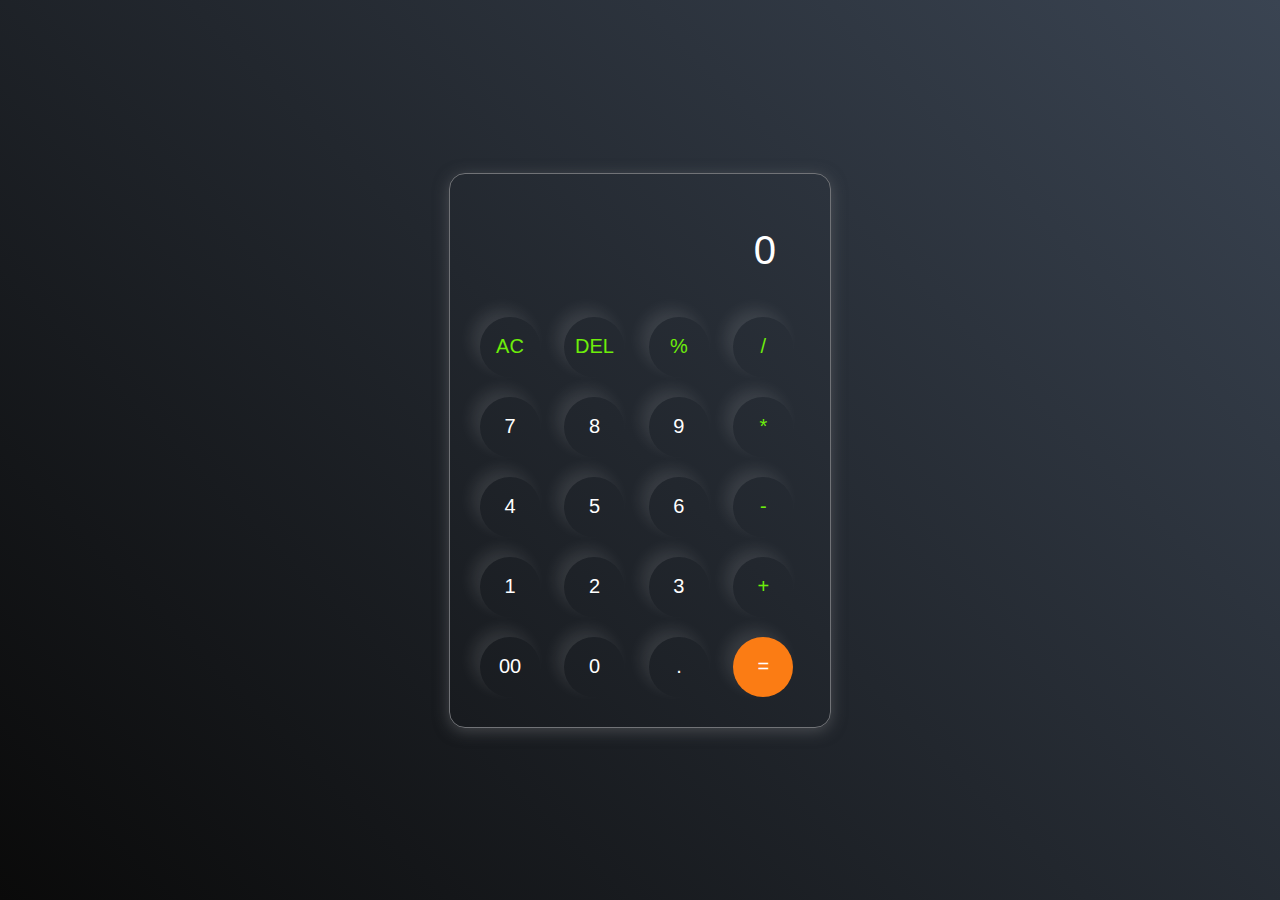
<file: calculator/index.html>
<!DOCTYPE html>
<html lang="en">
  <head>
    <meta charset="UTF-8" />
    <meta http-equiv="X-UA-Compatible" content="IE=edge" />
    <meta name="viewport" content="width=device-width, initial-scale=1.0" />
    <link rel="stylesheet" href="style.css" />
    <title>Calculator</title>
  </head>
  <body>
    <div class="container">
      <div class="calculator">
        <input type="text" id="inputBox" placeholder="0" />
        <div>
          <button class="button operator">AC</button>
          <button class="button operator">DEL</button>
          <button class="button operator">%</button>
          <button class="button operator">/</button>
        </div>
        <div>
          <button class="button">7</button>
          <button class="button">8</button>
          <button class="button">9</button>
          <button class="button operator">*</button>
        </div>
        <div>
          <button class="button">4</button>
          <button class="button">5</button>
          <button class="button">6</button>
          <button class="button operator">-</button>
        </div>
        <div>
          <button class="button">1</button>
          <button class="button">2</button>
          <button class="button">3</button>
          <button class="button operator">+</button>
        </div>

        <div>
          <button class="button">00</button>
          <button class="button">0</button>
          <button class="button">.</button>
          <button class="button equalBtn">=</button>
        </div>
      </div>
    </div>

    <script src="script.js"></script>
  </body>
</html>
</file>
<file: calculator/style.css>
*{
    margin: 0;
    padding: 0;
    box-sizing: border-box;
    font-family: 'Poppins', sans-serif;
}

body{
    width: 100%;
    height: 100vh;
    display: flex;
    justify-content: center;
    align-items: center;
    background: linear-gradient(45deg, #0a0a0a, #3a4452);
}

.calculator{
    border: 1px solid #717377;
    padding: 20px;
    border-radius: 16px;
    background: transparent;
    box-shadow: 0px 3px 15px rgba(113, 115, 119, 0.5);

}

input{
    width: 320px;
    border: none;
    padding: 24px;
    margin: 10px;
    background: transparent;
    box-shadow: 0px 3px 15px rgbs(84, 84, 84, 0.1);
    font-size: 40px;
    text-align: right;
    cursor: pointer;
    color: #ffffff;
}

input::placeholder{
    color: #ffffff;
}

button{
    border: none;
    width: 60px;
    height: 60px;
    margin: 10px;
    border-radius: 50%;
    background: transparent;
    color: #ffffff;
    font-size: 20px;
    box-shadow: -8px -8px 15px rgba(255, 255, 255, 0.1);
    cursor: pointer;
}

.equalBtn{
    background-color: #fb7c14;
}

.operator{
    color: #6dee0a;
}
</file>
